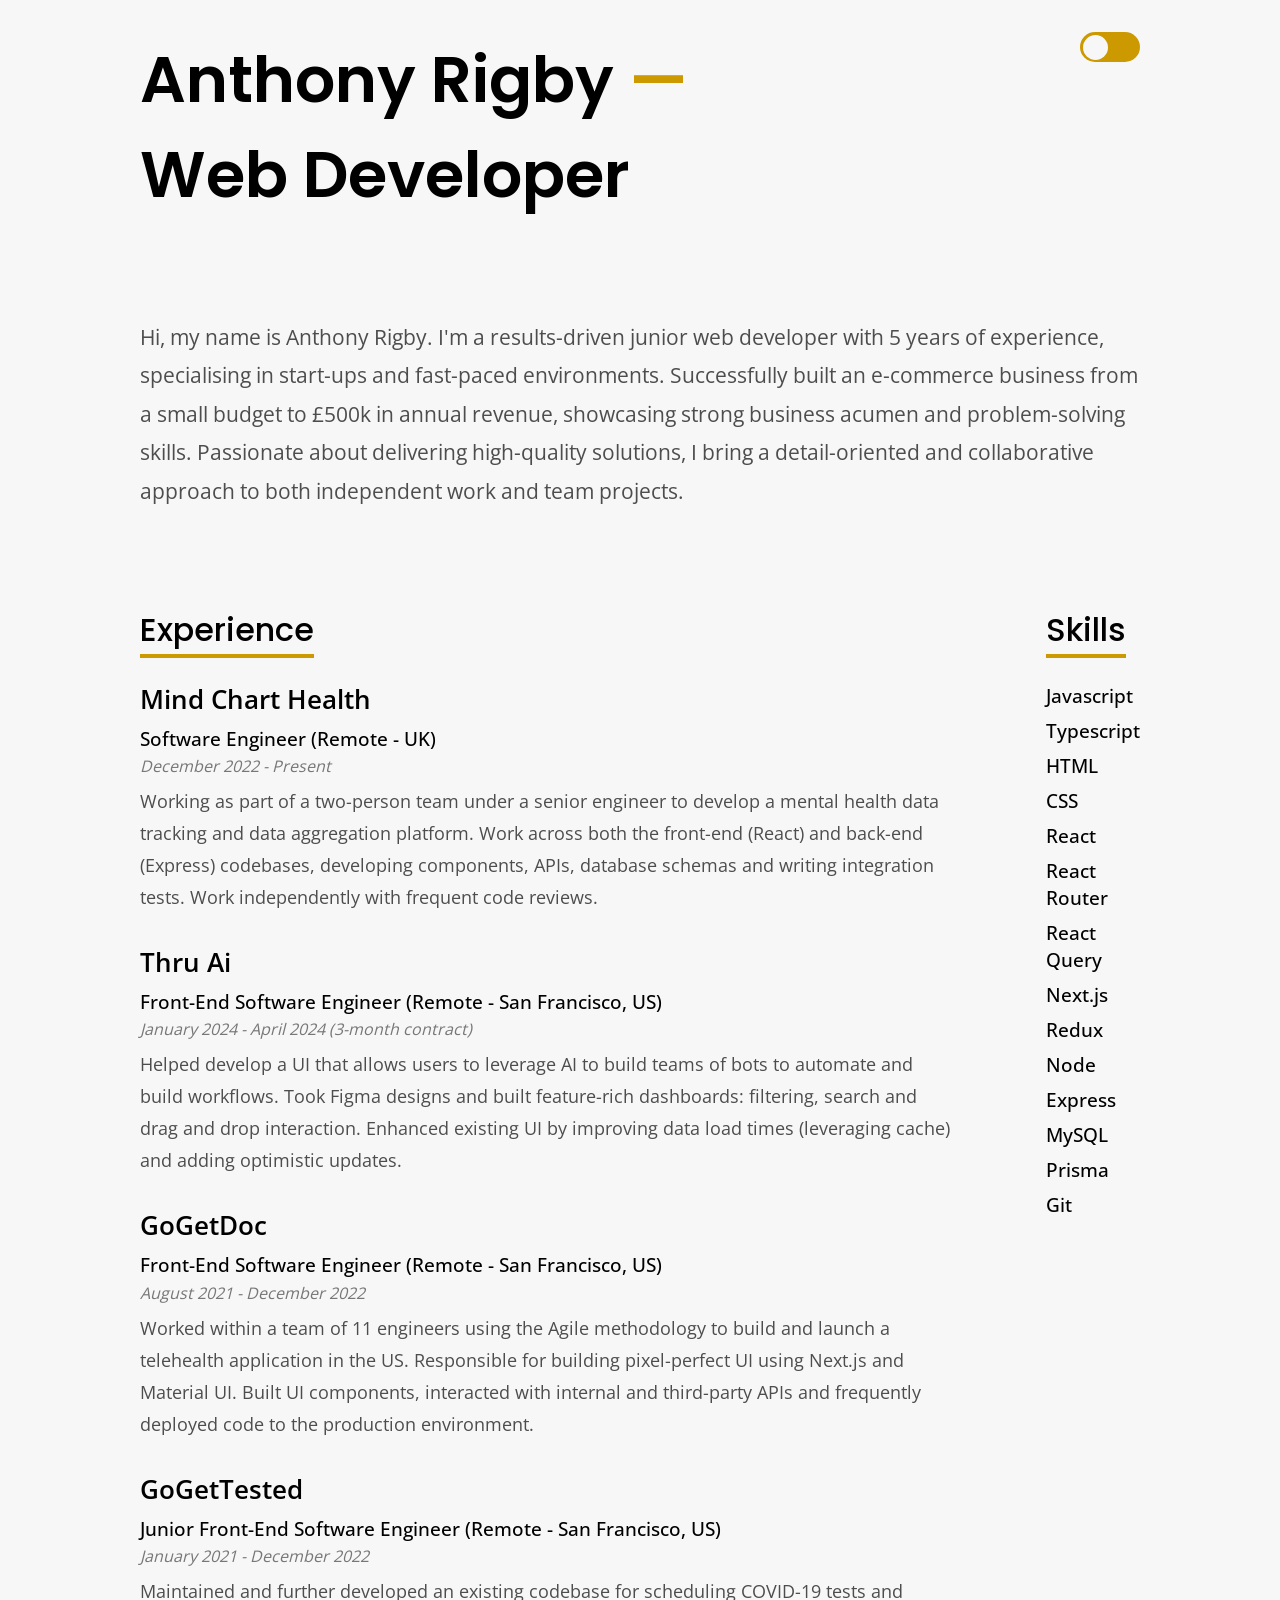
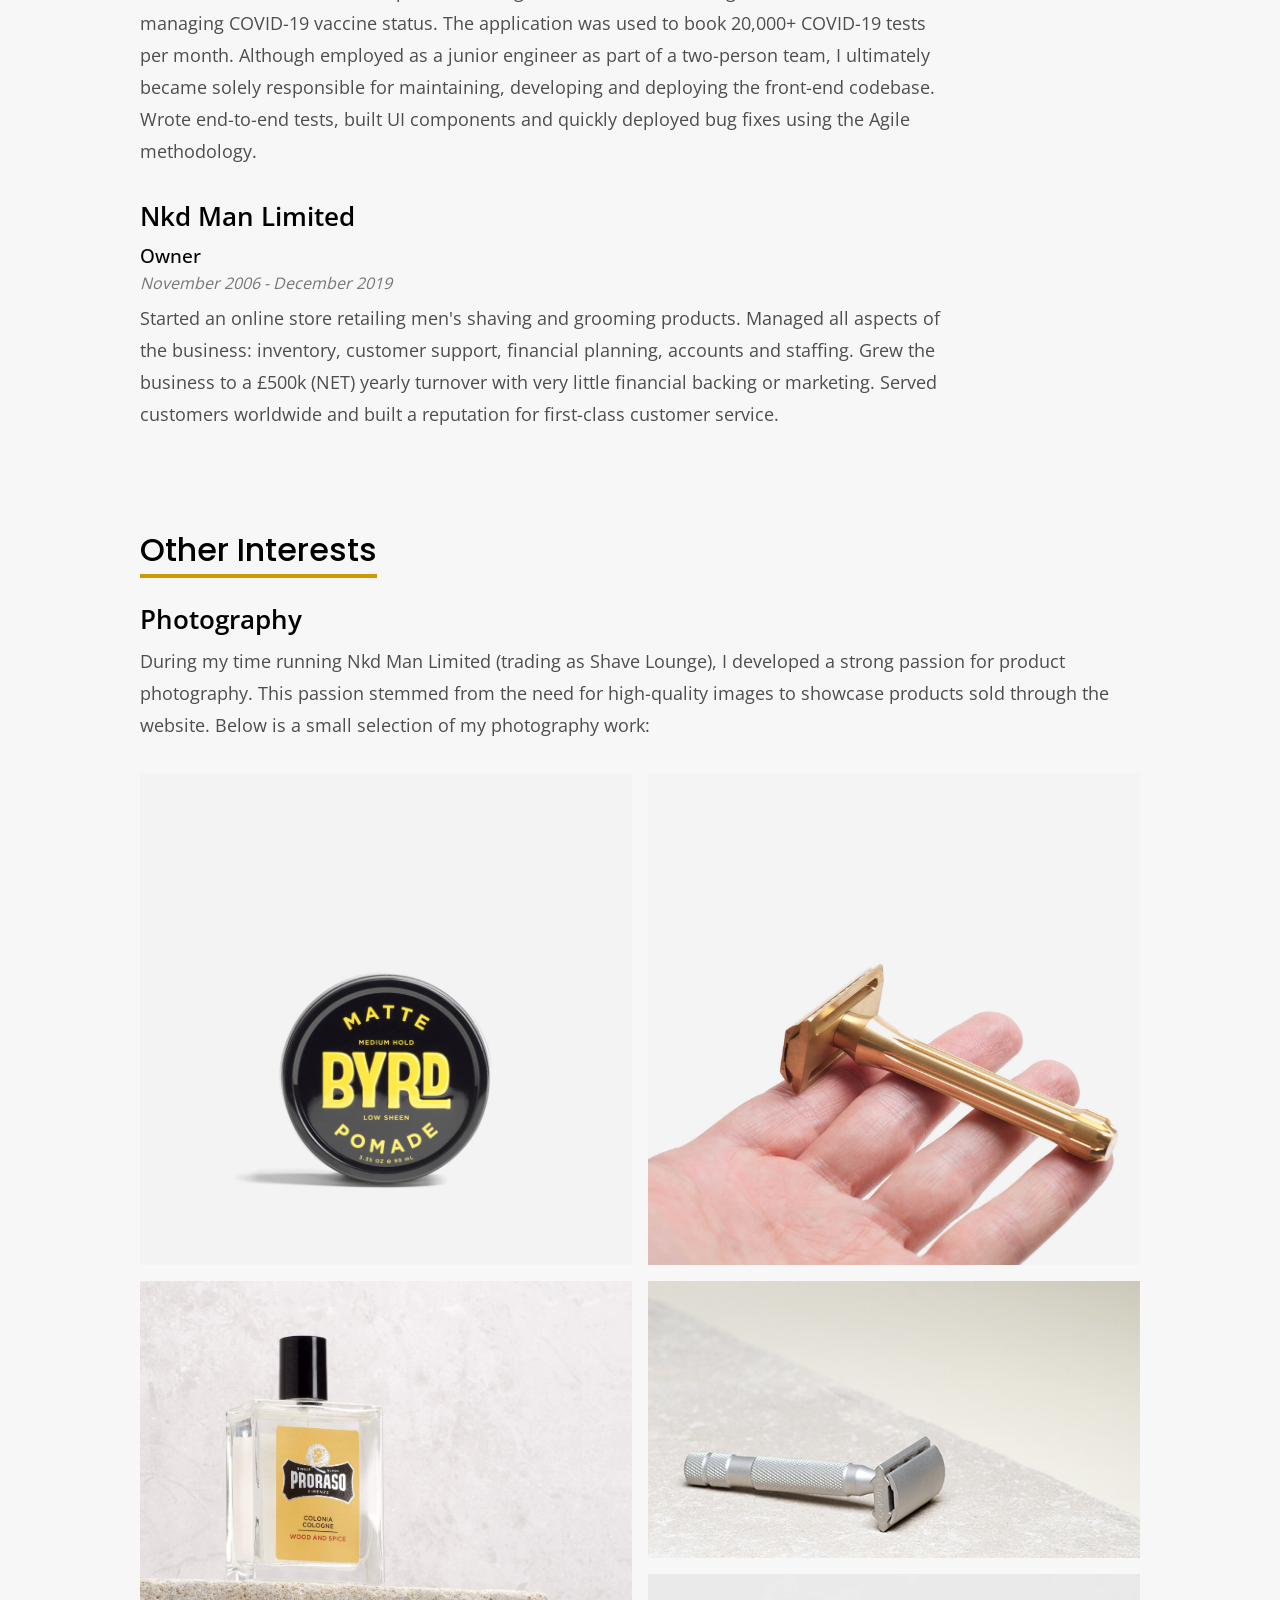
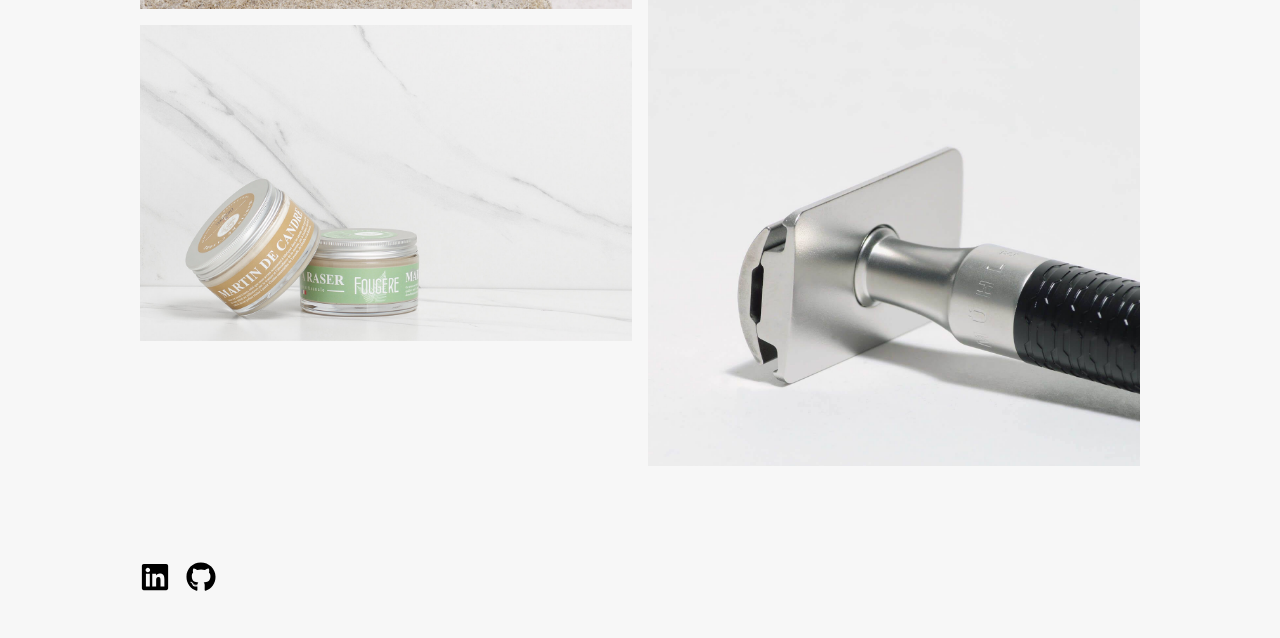
<file: index.html>
<!DOCTYPE html>
<html lang="en">
  <head>
    <meta charset="UTF-8" />
    <meta name="viewport" content="width=device-width, initial-scale=1.0" />
    <title>Anthony Rigby</title>
    <link rel="stylesheet" href="styles.css" />
    <link
      rel="apple-touch-icon"
      sizes="180x180"
      href="public/favicons/apple-touch-icon.png"
    />
    <link
      rel="icon"
      type="image/png"
      sizes="32x32"
      href="public/favicons/favicon-32x32.png"
    />
    <link
      rel="icon"
      type="image/png"
      sizes="16x16"
      href="public/favicons/favicon-16x16.png"
    />
    <link rel="manifest" href="public/favicons/site.webmanifest" />
  </head>
  <body>
    <div class="container">
      <header>
        <div class="theme-toggle">
          <label class="switch">
            <input
              type="checkbox"
              id="theme-toggle"
              aria-label="Toggle theme"
            />
            <span class="slider round"></span>
          </label>
        </div>
        <div>
          <h1>
            Anthony Rigby <span class="dash">—</span>
            <span class="title">Web Developer</span>
          </h1>
          <div class="contact" aria-hidden="true"></div>
        </div>
      </header>

      <main>
        <section>
          <div class="intro">
            <p class="intro-text">
              Hi, my name is Anthony Rigby. I'm a results-driven junior web
              developer with <span id="years-experience"></span> years of
              experience, specialising in start-ups and fast-paced environments.
              Successfully built an e-commerce business from a small budget to
              £500k in annual revenue, showcasing strong business acumen and
              problem-solving skills. Passionate about delivering high-quality
              solutions, I bring a detail-oriented and collaborative approach to
              both independent work and team projects.
            </p>
          </div>
        </section>
      </main>

      <div class="showcase">
        <section>
          <h2 class="highlight">Experience</h2>
          <article>
            <h3>Mind Chart Health</h3>
            <h4>Software Engineer (Remote - UK)</h4>
            <p class="sub-text">
              <time datetime="2022-12">December 2022</time> - Present
            </p>
            <p class="paragraph">
              Working as part of a two-person team under a senior engineer to
              develop a mental health data tracking and data aggregation
              platform. Work across both the front-end (React) and back-end
              (Express) codebases, developing components, APIs, database schemas
              and writing integration tests. Work independently with frequent
              code reviews.
            </p>
          </article>
          <article>
            <h3>Thru Ai</h3>
            <h4>Front-End Software Engineer (Remote - San Francisco, US)</h4>
            <p class="sub-text">
              <time datetime="2024-01">January 2024</time> -
              <time datetime="2024-04">April 2024</time> (3-month contract)
            </p>
            <p class="paragraph">
              Helped develop a UI that allows users to leverage AI to build
              teams of bots to automate and build workflows. Took Figma designs
              and built feature-rich dashboards: filtering, search and drag and
              drop interaction. Enhanced existing UI by improving data load
              times (leveraging cache) and adding optimistic updates.
            </p>
          </article>
          <article>
            <h3>GoGetDoc</h3>
            <h4>Front-End Software Engineer (Remote - San Francisco, US)</h4>
            <p class="sub-text">
              <time datetime="2021-08">August 2021</time> -
              <time datetime="2022-12">December 2022</time>
            </p>
            <p class="paragraph">
              Worked within a team of 11 engineers using the Agile methodology
              to build and launch a telehealth application in the US.
              Responsible for building pixel-perfect UI using Next.js and
              Material UI. Built UI components, interacted with internal and
              third-party APIs and frequently deployed code to the production
              environment.
            </p>
          </article>
          <article>
            <h3>GoGetTested</h3>
            <h4>
              Junior Front-End Software Engineer (Remote - San Francisco, US)
            </h4>
            <p class="sub-text">
              <time datetime="2021-01">January 2021</time> -
              <time datetime="2022-12">December 2022</time>
            </p>
            <p class="paragraph">
              Maintained and further developed an existing codebase for
              scheduling COVID-19 tests and managing COVID-19 vaccine status.
              The application was used to book 20,000+ COVID-19 tests per month.
              Although employed as a junior engineer as part of a two-person
              team, I ultimately became solely responsible for maintaining,
              developing and deploying the front-end codebase. Wrote end-to-end
              tests, built UI components and quickly deployed bug fixes using
              the Agile methodology.
            </p>
          </article>
          <article>
            <h3>Nkd Man Limited</h3>
            <h4>Owner</h4>
            <p class="sub-text">
              <time datetime="2006-11">November 2006</time> -
              <time datetime="2019-11">December 2019</time>
            </p>
            <p class="paragraph">
              Started an online store retailing men's shaving and grooming
              products. Managed all aspects of the business: inventory, customer
              support, financial planning, accounts and staffing. Grew the
              business to a £500k (NET) yearly turnover with very little
              financial backing or marketing. Served customers worldwide and
              built a reputation for first-class customer service.
            </p>
          </article>
        </section>

        <section class="skills">
          <h2 class="highlight">Skills</h2>
          <ul>
            <li>Javascript</li>
            <li>Typescript</li>
            <li>HTML</li>
            <li>CSS</li>
            <li>React</li>
            <li>React Router</li>
            <li>React Query</li>
            <li>Next.js</li>
            <li>Redux</li>
            <li>Node</li>
            <li>Express</li>
            <li>MySQL</li>
            <li>Prisma</li>
            <li>Git</li>
          </ul>
        </section>
      </div>

      <section class="other-interests">
        <h2 class="highlight">Other Interests</h2>
        <h3>Photography</h3>
        <p class="paragraph">
          During my time running Nkd Man Limited (trading as Shave Lounge), I
          developed a strong passion for product photography. This passion
          stemmed from the need for high-quality images to showcase products
          sold through the website. Below is a small selection of my photography
          work:
        </p>
        <div class="masonry">
          <img
            src="public/images/byrd-matte-pomade.jpg"
            alt="Byrd Matte Pomade"
            loading="lazy"
          />
          <img
            src="public/images/proraso-wood-spice-cologne.jpg"
            alt="Proraso Wood Spice Cologne"
            loading="lazy"
          />
          <img
            src="public/images/martin-de-candre-soap.jpg"
            alt="Martin de Candre Shaving Soap"
            loading="lazy"
          />
          <img
            src="public/images/blackland-blackbird-double-edge-razor-brass-machined.jpg"
            alt="Blackland Blackbird Safety Razor - Brass"
            loading="lazy"
          />
          <img
            src="public/images/rockwell-6s-safety-razor.jpg"
            alt="Rockwell 6S Safety Razor"
            loading="lazy"
          />
          <img
            src="public/images/muhle-rocca-safety-razor.jpg"
            alt="Muhle Rocca Safety Razor"
            loading="lazy"
          />
        </div>
      </section>

      <footer>
        <nav>
          <ul>
            <li>
              <a
                href="https://uk.linkedin.com/in/anthony-rigby-aa9820329"
                aria-label="Visit Anthony Rigby's LinkedIn profile"
                ><svg
                  xmlns="http://www.w3.org/2000/svg"
                  viewBox="0 0 448 512"
                  height="30"
                  width="30"
                >
                  <path
                    fill="currentColor"
                    d="M416 32H31.9C14.3 32 0 46.5 0 64.3v383.4C0 465.5 14.3 480 31.9 480H416c17.6 0 32-14.5 32-32.3V64.3c0-17.8-14.4-32.3-32-32.3zM135.4 416H69V202.2h66.5V416zm-33.2-243c-21.3 0-38.5-17.3-38.5-38.5S80.9 96 102.2 96c21.2 0 38.5 17.3 38.5 38.5 0 21.3-17.2 38.5-38.5 38.5zm282.1 243h-66.4V312c0-24.8-.5-56.7-34.5-56.7-34.6 0-39.9 27-39.9 54.9V416h-66.4V202.2h63.7v29.2h.9c8.9-16.8 30.6-34.5 62.9-34.5 67.2 0 79.7 44.3 79.7 101.9V416z"
                  />
                </svg>
              </a>
            </li>
            <li>
              <a
                href="https://github.com/antslant"
                aria-label="Visit Anthony Rigby's GitHub profile"
              >
                <svg
                  xmlns="http://www.w3.org/2000/svg"
                  viewBox="0 0 496 512"
                  height="30"
                  width="30"
                >
                  <path
                    fill="currentColor"
                    d="M165.9 397.4c0 2-2.3 3.6-5.2 3.6-3.3 .3-5.6-1.3-5.6-3.6 0-2 2.3-3.6 5.2-3.6 3-.3 5.6 1.3 5.6 3.6zm-31.1-4.5c-.7 2 1.3 4.3 4.3 4.9 2.6 1 5.6 0 6.2-2s-1.3-4.3-4.3-5.2c-2.6-.7-5.5 .3-6.2 2.3zm44.2-1.7c-2.9 .7-4.9 2.6-4.6 4.9 .3 2 2.9 3.3 5.9 2.6 2.9-.7 4.9-2.6 4.6-4.6-.3-1.9-3-3.2-5.9-2.9zM244.8 8C106.1 8 0 113.3 0 252c0 110.9 69.8 205.8 169.5 239.2 12.8 2.3 17.3-5.6 17.3-12.1 0-6.2-.3-40.4-.3-61.4 0 0-70 15-84.7-29.8 0 0-11.4-29.1-27.8-36.6 0 0-22.9-15.7 1.6-15.4 0 0 24.9 2 38.6 25.8 21.9 38.6 58.6 27.5 72.9 20.9 2.3-16 8.8-27.1 16-33.7-55.9-6.2-112.3-14.3-112.3-110.5 0-27.5 7.6-41.3 23.6-58.9-2.6-6.5-11.1-33.3 2.6-67.9 20.9-6.5 69 27 69 27 20-5.6 41.5-8.5 62.8-8.5s42.8 2.9 62.8 8.5c0 0 48.1-33.6 69-27 13.7 34.7 5.2 61.4 2.6 67.9 16 17.7 25.8 31.5 25.8 58.9 0 96.5-58.9 104.2-114.8 110.5 9.2 7.9 17 22.9 17 46.4 0 33.7-.3 75.4-.3 83.6 0 6.5 4.6 14.4 17.3 12.1C428.2 457.8 496 362.9 496 252 496 113.3 383.5 8 244.8 8zM97.2 352.9c-1.3 1-1 3.3 .7 5.2 1.6 1.6 3.9 2.3 5.2 1 1.3-1 1-3.3-.7-5.2-1.6-1.6-3.9-2.3-5.2-1zm-10.8-8.1c-.7 1.3 .3 2.9 2.3 3.9 1.6 1 3.6 .7 4.3-.7 .7-1.3-.3-2.9-2.3-3.9-2-.6-3.6-.3-4.3 .7zm32.4 35.6c-1.6 1.3-1 4.3 1.3 6.2 2.3 2.3 5.2 2.6 6.5 1 1.3-1.3 .7-4.3-1.3-6.2-2.2-2.3-5.2-2.6-6.5-1zm-11.4-14.7c-1.6 1-1.6 3.6 0 5.9 1.6 2.3 4.3 3.3 5.6 2.3 1.6-1.3 1.6-3.9 0-6.2-1.4-2.3-4-3.3-5.6-2z"
                  />
                </svg>
              </a>
            </li>
            <li class="portfolio">
              <a href="https://antslant.github.io/">
                <svg
                  xmlns="http://www.w3.org/2000/svg"
                  viewBox="0 0 512 512"
                  height="30"
                  width="30"
                >
                  <path
                    fill="currentColor"
                    d="M399 384.2C376.9 345.8 335.4 320 288 320l-64 0c-47.4 0-88.9 25.8-111 64.2c35.2 39.2 86.2 63.8 143 63.8s107.8-24.7 143-63.8zM0 256a256 256 0 1 1 512 0A256 256 0 1 1 0 256zm256 16a72 72 0 1 0 0-144 72 72 0 1 0 0 144z"
                  />
                </svg>
              </a>
            </li>
          </ul>
        </nav>
      </footer>

      <script type="module" src="main.js"></script>
      <script src="modules/print.js"></script>
    </div>
  </body>
</html>
</file>
<file: styles.css>
/* Reset margins*/
* {
  margin: 0;
}

:root {
  --accent: #cc9900;
  --text-body: #4d4d4d;
}

@font-face {
  font-family: "Poppins";
  src: url("public/fonts/Poppins-SemiBold.ttf");
  font-weight: 600;
}

@font-face {
  font-family: "Poppins";
  src: url("public/fonts/Poppins-Medium.ttf");
  font-weight: 500;
}

@font-face {
  font-family: "OpenSans";
  src: url("public/fonts/OpenSans-VariableFont_wdth\,wght.ttf");
}

/**
Mobile styles
**/

body {
  padding: 2rem;
  display: flex;
  justify-content: center;
  background-color: #f7f7f7;
  font-family: "OpenSans", sans-serif;
  transition: background-color 0.4s, color 0.4s;
}

h1 {
  font-family: "Poppins", sans-serif;
  font-weight: 600;
  font-size: 2.2rem;
}

h2 {
  font-family: "Poppins", sans-serif;
  font-weight: 500;
  display: inline-block;
  font-size: 1.5rem;
  /* text-transform: uppercase; */
  margin-bottom: 1.5rem;
}

h3 {
  font-size: 1.5rem;
  margin-bottom: 0.5rem;
  font-weight: 600;
}

h4 {
  font-size: 1rem;
  font-weight: 500;
  margin-bottom: 0.1rem;
}

.intro-text {
  line-height: 1.6rem;
  color: var(--text-body);
}

.paragraph {
  line-height: 1.6rem;
  color: var(--text-body);
}

.sub-text {
  color: #777;
  font-size: 0.875rem;
  font-style: italic;
  margin-bottom: 0.5rem;
}

article:not(:last-child) {
  margin-bottom: 2rem;
}

.container {
  display: grid;
  gap: 3rem;
}

.skills {
  margin-top: 2rem;
}

ul {
  margin: 0;
  padding: 0;
}

ul li {
  list-style: none;
  font-size: 1rem;
  font-weight: 500;
}

a {
  color: #000;
}

a:hover {
  color: var(--accent);
}

.dash {
  color: var(--accent);
}

.highlight {
  border-bottom: 0.3rem solid var(--accent);
}

footer nav ul {
  display: flex;
  gap: 1rem;
}

.portfolio {
  display: none;
}

/**********************************
Slider
***********************************/

.switch {
  position: relative;
  display: inline-block;
  width: 60px;
  height: 30px;
}

.switch input {
  opacity: 0;
  width: 0;
  height: 0;
}

.slider {
  position: absolute;
  cursor: pointer;
  top: 0;
  left: 0;
  right: 0;
  bottom: 0;
  background-color: var(--accent);
  -webkit-transition: 0.4s;
  transition: 0.4s;
}

.slider:before {
  position: absolute;
  content: "";
  height: 25px;
  width: 25px;
  left: 3px;
  bottom: 2.5px;
  background-color: #f7f7f7;
  -webkit-transition: 0.4s;
  transition: 0.4s;
  border-radius: 50%;
}

input:checked + .slider {
  background-color: var(--accent);
}

input:focus + .slider {
  box-shadow: 0 0 1px #000;
}

input:checked + .slider:before {
  -webkit-transform: translateX(28.5px);
  -ms-transform: translateX(28.5px);
  transform: translateX(28.5px);
  background-color: #333;
  border-radius: 50%;
}

.slider.round {
  border-radius: 34px;
}

.masonry {
  column-count: 1;
  column-gap: 1rem;
  margin-top: 2rem;
}

.masonry img {
  width: 100%;
  margin-bottom: 1rem;
  display: block;
}

.contact {
  display: none;
}

/** Dark theme styles **/

body.dark {
  background-color: #333;
  color: #fff;
}

body.dark .paragraph {
  color: #f3f3f3;
}

body.dark .intro-text {
  color: #f3f3f3;
}

body.dark .sub-text {
  color: #c3c3c3;
}

body.dark footer nav ul li a svg {
  color: #fff;
}

body.dark footer nav ul li a svg:hover {
  color: var(--accent);
}

/*******************************************/

.theme-toggle {
  margin-bottom: 1rem;
  text-align: right;
}

/**
Styles for screens over 600px wide
**/
@media screen and (min-width: 600px) {
  h1 {
    font-size: 4rem;
  }

  h2 {
    font-size: 2rem;
  }

  h3 {
    font-size: 1.6rem;
  }

  h4 {
    font-size: 1.2rem;
    margin-bottom: 0.2rem;
  }

  .paragraph {
    font-size: 1.1rem;
    line-height: 2rem;
  }

  .title {
    display: block;
  }

  .intro-text {
    font-size: 1.3rem;
    line-height: 2.4rem;
  }

  .sub-text {
    font-size: 1rem;
  }

  ul li {
    font-size: 1.2rem;
    margin-bottom: 0.5rem;
  }

  .intro {
    display: flex;
    align-items: center;
    gap: 4rem;
  }

  header {
    display: flex;
    flex-direction: row-reverse;
    justify-content: space-between;
  }

  .container {
    text-align: left;
    width: 1000px;
    gap: 6rem;
  }

  .skills {
    margin-top: 0;
  }

  .showcase {
    display: flex;
    justify-content: space-between;
    gap: 6rem;
  }

  .masonry {
    column-count: 2;
  }
}

@media print {
  .contact {
    display: flex;
    gap: 0.5rem;
  }

  .contact p:last-child::before {
    content: "|";
    color: var(--accent);
    margin-right: 0.5rem;
  }

  .other-interests {
    display: none;
  }

  article {
    page-break-inside: avoid;
  }

  .title {
    display: block;
  }

  .skills ul {
    padding: 0;
  }

  .skills ul li {
    margin-bottom: 0;
    white-space: nowrap;
    display: inline-block;
  }

  .skills ul li:not(:last-child)::after {
    content: ", ";
  }

  .skills ul li:last-child::after {
    content: ".";
  }

  footer nav ul {
    display: block;
  }

  footer a {
    text-decoration: none;
    display: inline-flex;
    align-items: center;
  }

  footer a::after {
    content: attr(href);
    margin-left: 0.5rem;
    vertical-align: middle;
  }

  .portfolio {
    display: contents;
  }
}

/**
Cover Letter
**/

.letter {
  display: flex;
  flex-direction: column;
  gap: 1rem;
}
</file>
